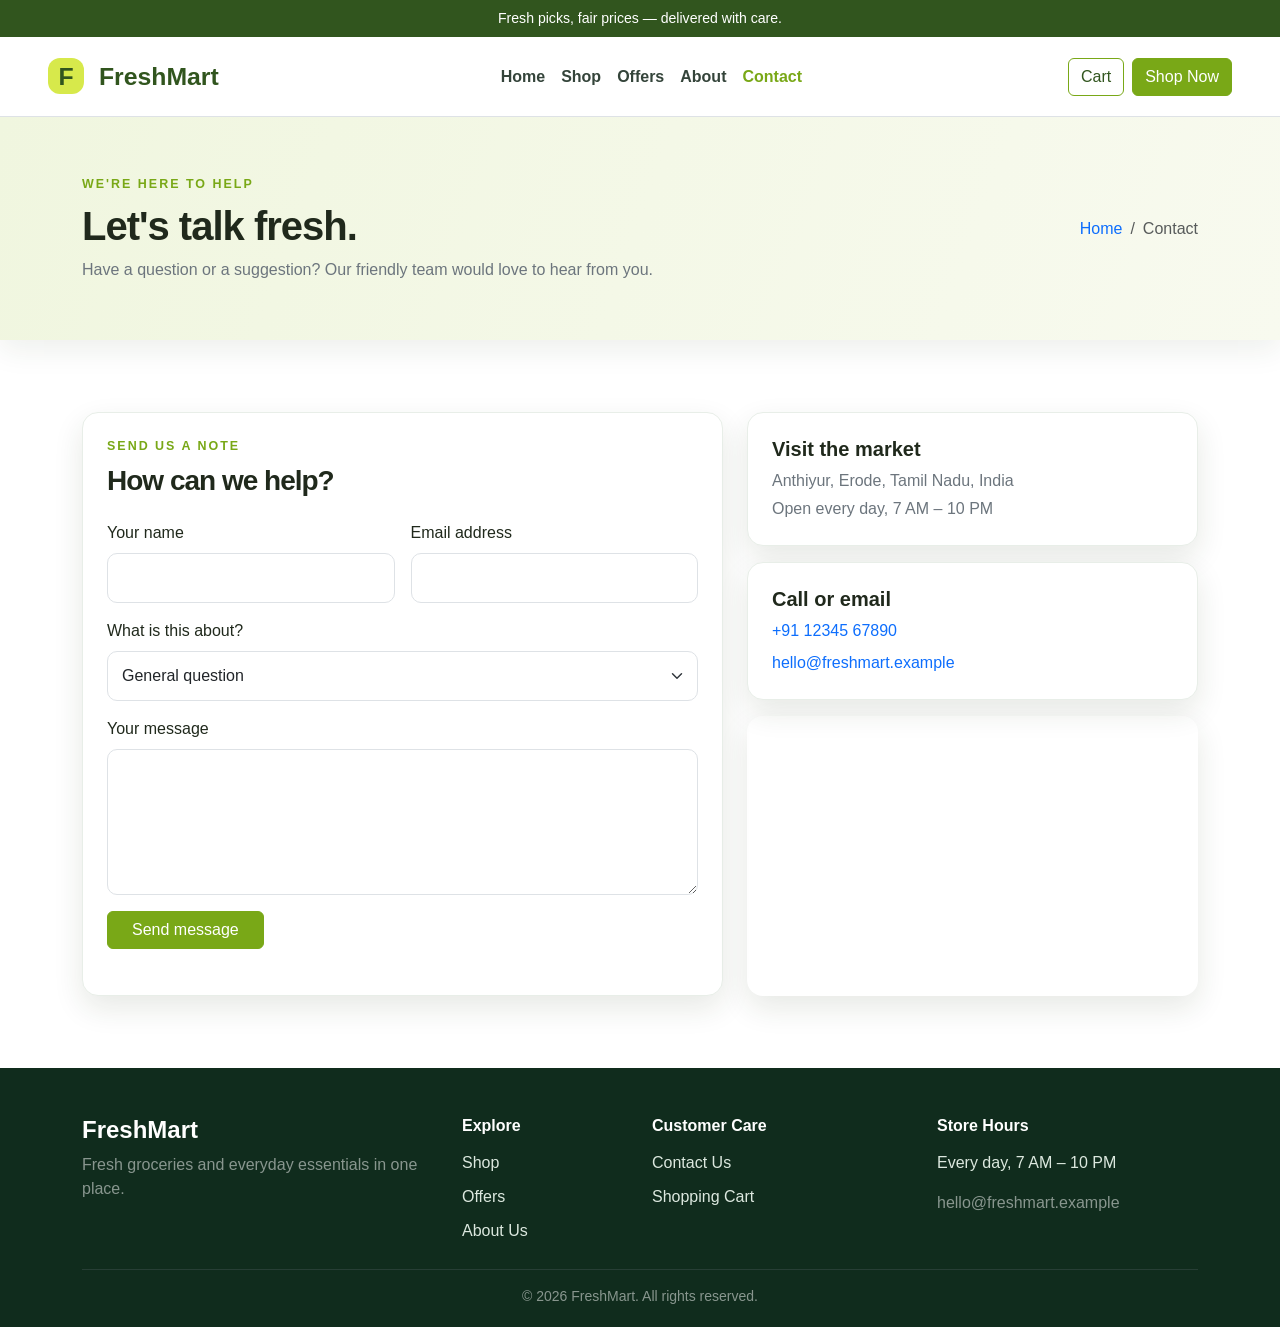
<file: contact.html>
<!DOCTYPE html>
<html lang="en">
<head>
    <meta charset="UTF-8">
    <meta name="viewport" content="width=device-width, initial-scale=1.0">

    <title>Contact Us | FreshMart</title>

    <link
        href="https://cdn.jsdelivr.net/npm/bootstrap@5.3.3/dist/css/bootstrap.min.css"
        rel="stylesheet"
    >
    <link
        href="https://cdn.jsdelivr.net/npm/bootstrap-icons@1.11.3/font/bootstrap-icons.min.css"
        rel="stylesheet"
    >
    <link rel="stylesheet" href="css/style.css">
</head>

<body>

    <div class="announcement-bar py-2 text-center">
        Fresh picks, fair prices — delivered with care.
    </div>

    <nav class="navbar navbar-expand-lg bg-white sticky-top border-bottom">
        <div class="container-fluid px-3 px-lg-5 py-2">

            <a class="navbar-brand" href="index.html">
                <span class="brand-mark">F</span>
                FreshMart
            </a>

            <button
                class="navbar-toggler"
                type="button"
                data-bs-toggle="collapse"
                data-bs-target="#mainNav"
                aria-controls="mainNav"
                aria-expanded="false"
                aria-label="Toggle navigation"
            >
                <span class="navbar-toggler-icon"></span>
            </button>

            <div class="collapse navbar-collapse" id="mainNav">

                <ul class="navbar-nav mx-auto">
                    <li class="nav-item">
                        <a class="nav-link" href="index.html">Home</a>
                    </li>

                    <li class="nav-item">
                        <a class="nav-link" href="shop.html">Shop</a>
                    </li>

                    <li class="nav-item">
                        <a class="nav-link" href="offers.html">Offers</a>
                    </li>

                    <li class="nav-item">
                        <a class="nav-link" href="about.html">About</a>
                    </li>

                    <li class="nav-item">
                        <a
                            class="nav-link active"
                            aria-current="page"
                            href="contact.html"
                        >
                            Contact
                        </a>
                    </li>
                </ul>

                <a href="cart.html" class="btn btn-outline-success me-2">
                    Cart
                </a>

                <a href="shop.html" class="btn btn-success">
                    Shop Now
                </a>

            </div>
        </div>
    </nav>

    <header class="page-hero">
        <div class="container">
            <div class="row align-items-center g-3">

                <div class="col-md-8">
                    <div class="section-kicker mb-2">
                        We're here to help
                    </div>

                    <h1 class="mb-2">Let's talk fresh.</h1>

                    <p class="text-secondary mb-0">
                        Have a question or a suggestion? Our friendly team
                        would love to hear from you.
                    </p>
                </div>

                <div class="col-md-4">
                    <nav aria-label="breadcrumb">
                        <ol class="breadcrumb justify-content-md-end">

                            <li class="breadcrumb-item">
                                <a href="index.html">Home</a>
                            </li>

                            <li
                                class="breadcrumb-item active"
                                aria-current="page"
                            >
                                Contact
                            </li>

                        </ol>
                    </nav>
                </div>

            </div>
        </div>
    </header>

    <main class="section-pad">
        <div class="container">
            <div class="row g-4">

                <div class="col-lg-7">
                    <div class="info-card">

                        <div class="section-kicker mb-2">
                            Send us a note
                        </div>

                        <h2 class="section-title h3 mb-4">
                            How can we help?
                        </h2>

                        <form
                            action="mailto:hello@freshmart.example"
                            method="post"
                            enctype="text/plain"
                        >
                            <div class="row g-3">

                                <div class="col-md-6">
                                    <label
                                        class="form-label"
                                        for="contactName"
                                    >
                                        Your name
                                    </label>

                                    <input
                                        class="form-control"
                                        id="contactName"
                                        name="name"
                                        type="text"
                                        autocomplete="name"
                                        required
                                    >
                                </div>

                                <div class="col-md-6">
                                    <label
                                        class="form-label"
                                        for="contactEmail"
                                    >
                                        Email address
                                    </label>

                                    <input
                                        class="form-control"
                                        id="contactEmail"
                                        name="email"
                                        type="email"
                                        autocomplete="email"
                                        required
                                    >
                                </div>

                                <div class="col-12">
                                    <label
                                        class="form-label"
                                        for="contactSubject"
                                    >
                                        What is this about?
                                    </label>

                                    <select
                                        class="form-select"
                                        id="contactSubject"
                                        name="subject"
                                    >
                                        <option>General question</option>
                                        <option>Product feedback</option>
                                        <option>Order support</option>
                                    </select>
                                </div>

                                <div class="col-12">
                                    <label
                                        class="form-label"
                                        for="contactMessage"
                                    >
                                        Your message
                                    </label>

                                    <textarea
                                        class="form-control"
                                        id="contactMessage"
                                        name="message"
                                        rows="5"
                                        required
                                    ></textarea>
                                </div>

                                <div class="col-12">
                                    <button
                                        class="btn btn-success px-4"
                                        type="submit"
                                    >
                                        Send message
                                    </button>
                                </div>

                            </div>
                        </form>

                    </div>
                </div>

                <div class="col-lg-5">
                    <div class="row g-3">

                        <div class="col-12">
                            <div class="info-card">
                                <h3 class="h5 fw-bold">
                                    Visit the market
                                </h3>

                                <p class="text-secondary mb-1">
                                    Anthiyur, Erode, Tamil Nadu, India
                                </p>

                                <p class="text-secondary mb-0">
                                    Open every day, 7 AM – 10 PM
                                </p>
                            </div>
                        </div>

                        <div class="col-12">
                            <div class="info-card">
                                <h3 class="h5 fw-bold">
                                    Call or email
                                </h3>

                                <p class="mb-2">
                                    <a href="tel:+911234567890">
                                        +91 12345 67890
                                    </a>
                                </p>

                                <p class="mb-0">
                                    <a href="mailto:hello@freshmart.example">
                                        hello@freshmart.example
                                    </a>
                                </p>
                            </div>
                        </div>

                        <div class="col-12">
                            <div class="contact-map">
                                <iframe
                                    title="Map showing Anthiyur, Erode, Tamil Nadu"
                                    src="https://maps.google.com/maps?q=Anthiyur%2C%20Erode%2C%20Tamil%20Nadu%2C%20India&amp;z=13&amp;output=embed"
                                    loading="lazy"
                                    referrerpolicy="no-referrer-when-downgrade"
                                    allowfullscreen
                                ></iframe>
                            </div>
                        </div>

                    </div>
                </div>

            </div>
        </div>
    </main>

    <footer>
        <div class="container">

            <div class="row g-4">

                <div class="col-lg-4">
                    <h4 class="text-white fw-bold">FreshMart</h4>

                    <p class="text-white-50">
                        Fresh groceries and everyday essentials in one place.
                    </p>
                </div>

                <div class="col-6 col-lg-2">
                    <h6 class="footer-title">Explore</h6>

                    <a class="footer-link" href="shop.html">Shop</a>
                    <a class="footer-link" href="offers.html">Offers</a>
                    <a class="footer-link" href="about.html">About Us</a>
                </div>

                <div class="col-6 col-lg-3">
                    <h6 class="footer-title">Customer Care</h6>

                    <a class="footer-link" href="contact.html">Contact Us</a>
                    <a class="footer-link" href="cart.html">Shopping Cart</a>
                </div>

                <div class="col-lg-3">
                    <h6 class="footer-title">Store Hours</h6>

                    <p>Every day, 7 AM – 10 PM</p>

                    <p class="text-white-50">
                        hello@freshmart.example
                    </p>
                </div>

            </div>

            <hr class="border-secondary">

            <p class="text-center small text-white-50 mb-0">
                © 2026 FreshMart. All rights reserved.
            </p>

        </div>
    </footer>

    <script src="https://cdn.jsdelivr.net/npm/bootstrap@5.3.3/dist/js/bootstrap.bundle.min.js"></script>

</body>
</html>
</file>
<file: css/style.css>
:root {
    --green: #79a817;
    --green-dark: #31551e;
    --green-soft: #f0f6df;
    --yellow: #d7e94b;
    --ink: #20291c;
    --muted: #6c757d;
    --cream: #f8faef;
}

* {
    box-sizing: border-box;
}

body {
    font-family: Arial, Helvetica, sans-serif;
    color: var(--ink);
    background: #fff;
}

a {
    text-decoration: none;
}

.navbar-brand {
    font-size: 1.55rem;
    font-weight: 800;
    color: var(--green-dark) !important;
}

.brand-mark {
    display: inline-grid;
    place-items: center;
    width: 36px;
    height: 36px;
    border-radius: 12px;
    background: var(--yellow);
    color: var(--green-dark);
    margin-right: 8px;
}

.nav-link {
    font-weight: 600;
    color: #34443a !important;
}

.nav-link.active,
.nav-link:hover {
    color: var(--green) !important;
}

.btn-success {
    background: var(--green);
    border-color: var(--green);
}

.btn-success:hover {
    background: var(--green-dark);
    border-color: var(--green-dark);
}

.section-pad {
    padding: 72px 0;
}

.section-kicker {
    color: var(--green);
    text-transform: uppercase;
    letter-spacing: 2px;
    font-size: 0.78rem;
    font-weight: 800;
}

.section-title {
    font-weight: 800;
    letter-spacing: -1px;
}

.hero {
    background: linear-gradient(105deg, #edf8ef, #f6fbf5, #e0f2e4);
    overflow: hidden;
}

.hero .display-4 {
    font-weight: 900;
    letter-spacing: -2px;
    line-height: 1.08;
}

.hero-img {
    width: 100%;
    max-height: 420px;
    object-fit: cover;
    border-radius: 32px;
    box-shadow: 0 22px 52px #17472b24;
}

.pill {
    display: inline-block;
    background: white;
    color: var(--green-dark);
    padding: 8px 14px;
    border-radius: 50px;
    font-size: 0.85rem;
    font-weight: 700;
}

.category-card {
    display: block;
    padding: 24px 12px;
    background: var(--cream);
    border: 1px solid #edf1eb;
    border-radius: 18px;
    text-align: center;
    color: var(--ink);
    height: 100%;
    box-shadow: 0 12px 30px #243a161c;
    transition: 0.2s;
}

.category-card:hover {
    transform: translateY(-4px);
    box-shadow: 0 18px 36px #152b192e;
    color: var(--green-dark);
}

.category-icon {
    display: grid;
    place-items: center;
    width: 76px;
    height: 76px;
    margin: 0 auto 14px;
    border-radius: 50%;
    background: var(--green-soft);
    color: var(--green-dark);
    font-size: 2rem;
}

.category-icon i {
    line-height: 1;
}

.product-card {
    height: 100%;
    border: 1px solid #e8eee8;
    border-radius: 18px;
    overflow: hidden;
    transition: 0.2s;
    background: white;
    box-shadow: 0 12px 30px #243a161c;
}

.product-card:hover {
    transform: translateY(-4px);
    box-shadow: 0 18px 38px #183a2430;
}

.product-image-wrap {
    position: relative;
}

.product-img {
    width: 100%;
    height: 190px;
    object-fit: cover;
    background: #f5f8f3;
}

.product-body {
    padding: 18px;
}

.product-name {
    font-weight: 750;
    margin-bottom: 5px;
}

.product-meta {
    color: var(--muted);
    font-size: 0.88rem;
}

.price {
    font-size: 1.15rem;
    font-weight: 800;
    color: var(--green-dark);
}

.old-price {
    color: #9aa49d;
    text-decoration: line-through;
    font-size: 0.9rem;
    margin-left: 6px;
}

.sale-badge {
    position: absolute;
    top: 12px;
    left: 12px;
    background: #ffedbd;
    color: var(--green-dark);
    border-radius: 7px;
    padding: 5px 9px;
    font-size: 0.75rem;
    font-weight: 800;
}

.offer-banner {
    background: var(--green-dark);
    color: white;
    border-radius: 26px;
    padding: 38px;
    overflow: hidden;
}

.offer-banner .display-6 {
    font-weight: 850;
}

.offer-icon {
    color: var(--yellow);
    font-size: 6rem;
    line-height: 1;
}

.feature-box,
.info-card {
    border: 1px solid #e8eee8;
    border-radius: 16px;
    padding: 24px;
    height: 100%;
    box-shadow: 0 12px 30px #243a161c;
}

.feature-icon {
    display: grid;
    place-items: center;
    width: 52px;
    height: 52px;
    margin-bottom: 12px;
    border-radius: 14px;
    background: var(--green-soft);
    color: var(--green-dark);
    font-size: 1.5rem;
}

.page-hero {
    background: var(--green-soft);
    padding: 58px 0;
}

.page-hero h1 {
    font-weight: 850;
    letter-spacing: -1px;
}

.form-control,
.form-select {
    padding: 12px 14px;
    border-radius: 10px;
}

footer {
    background: #102c1d;
    color: #dce8df;
    padding: 48px 0 20px;
}

footer a {
    color: #dce8df;
}

footer a:hover {
    color: white;
}

.footer-title {
    color: white;
    font-weight: 800;
    margin-bottom: 16px;
}

.footer-link {
    display: block;
    margin-bottom: 10px;
}

.cart-thumb {
    width: 76px;
    height: 76px;
    object-fit: cover;
    border-radius: 12px;
}

.quantity-input {
    max-width: 82px;
}

.empty-note {
    background: var(--cream);
    border-radius: 16px;
    padding: 24px;
}

.announcement-bar {
    background: var(--green-dark);
    color: #fff;
    font-size: 0.88rem;
}

.navbar {
    z-index: 10;
}

.btn-outline-success {
    --bs-btn-color: var(--green-dark);
    --bs-btn-border-color: var(--green);
    --bs-btn-hover-bg: var(--green);
    --bs-btn-hover-border-color: var(--green);
    --bs-btn-hover-color: #fff;
}

.text-success {
    color: var(--green-dark) !important;
}

.text-warning {
    color: #b3c92d !important;
}

.page-hero {
    background: linear-gradient(110deg, #f0f6df, #f8faef);
    box-shadow: 0 10px 28px #243a1614;
}

.page-hero .breadcrumb {
    margin-bottom: 0;
}

.info-card {
    background: #fff;
}

.contact-map {
    position: relative;
    min-height: 280px;
    overflow: hidden;
    border-radius: 16px;
    box-shadow: 0 12px 30px #243a161c;
}

.contact-map iframe {
    position: absolute;
    inset: 0;
    width: 100%;
    height: 100%;
    border: 0;
}

.shop-layout {
    padding-right: 12px;
    padding-left: 12px;
}

.filter-group {
    padding: 0;
    margin: 0;
    border: 0;
}

.filter-group .form-check {
    margin-bottom: 10px;
}

.filter-floating-button {
    position: fixed;
    right: 24px;
    bottom: 24px;
    z-index: 1040;
    padding: 12px 18px;
    border-radius: 50px;
    box-shadow: 0 12px 30px #243a1640;
}

.shop-layout:has(#filter-produce:checked) .product-item:not(.category-produce),
.shop-layout:has(#filter-dairy:checked) .product-item:not(.category-dairy),
.shop-layout:has(#filter-bakery:checked) .product-item:not(.category-bakery),
.shop-layout:has(#filter-pantry:checked) .product-item:not(.category-pantry),
.shop-layout:has(#filter-price-low:checked) .product-item:not(.price-under-75),
.shop-layout:has(#filter-price-mid:checked) .product-item:not(.price-mid),
.shop-layout:has(#filter-price-high:checked) .product-item:not(.price-over-150) {
    display: none;
}

.cart-summary {
    background: var(--cream);
    border: 1px solid #e8eee8;
    border-radius: 16px;
    padding: 24px;
    box-shadow: 0 14px 32px #243a1620;
}

.about-image {
    width: 100%;
    min-height: 320px;
    max-height: 420px;
    object-fit: cover;
    border-radius: 24px;
}

@media (max-width: 768px) {
    .section-pad {
        padding: 40px 0;
    }

    .hero .display-4 {
        font-size: 2.55rem;
    }

    .hero-img {
        max-height: 280px;
        margin-top: 18px;
    }

    .offer-banner {
        padding: 26px;
    }

    .offer-icon {
        font-size: 4.5rem;
    }

    .product-img {
        height: 200px;
    }

    .page-hero {
        padding: 42px 0;
    }

    .product-body {
        padding: 12px;
    }

    .old-price {
        display: block;
        margin-left: 0;
    }
}

@media (max-width: 575.98px) {
    .container,
    .container-fluid {
        width: 100%;
        max-width: none;
        padding-right: 14px;
        padding-left: 14px;
    }

    .navbar .container,
    .navbar .container-fluid {
        padding-right: 12px;
        padding-left: 12px;
    }

    .shop-layout {
        padding-right: 8px;
        padding-left: 8px;
    }

    .filter-floating-button {
        right: 16px;
        bottom: max(16px, env(safe-area-inset-bottom));
    }

    .contact-map {
        min-height: 240px;
    }

    .section-pad {
        padding: 30px 0;
    }

    .hero .container {
        padding-top: 32px !important;
        padding-bottom: 32px !important;
    }

    .hero .display-4 {
        font-size: 2.35rem;
    }

    .hero-img {
        max-height: 235px;
        border-radius: 20px;
    }

    .page-hero {
        padding: 30px 0;
    }

    .page-hero h1 {
        font-size: 1.9rem;
    }

    .product-img {
        height: 250px;
    }

    .product-card {
        border-radius: 16px;
    }

    .product-body {
        padding: 16px;
    }

    .offer-banner {
        padding: 22px;
        border-radius: 20px;
    }

    .feature-box,
    .info-card,
    .cart-summary {
        padding: 18px;
    }

    footer {
        padding-top: 34px;
    }
}
</file>
